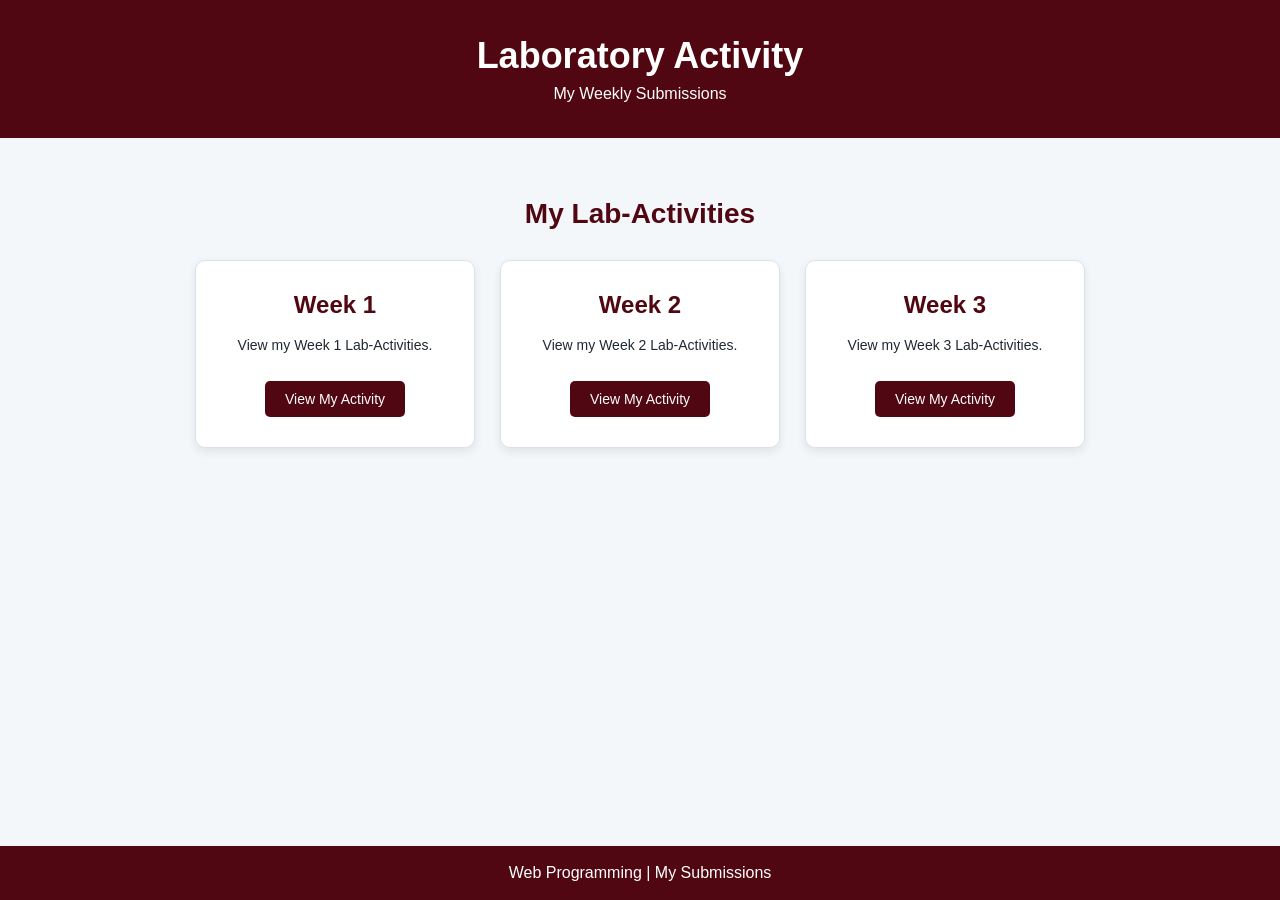
<file: index.html>
<!DOCTYPE html>
<html lang="en">
<head>
    <meta charset="UTF-8">
    <meta name="viewport" content="width=device-width, initial-scale=1.0">
    <title>Laboratory Activity</title>
    <link rel="stylesheet" href="styles.css">
</head>
<body>

    <header>
        <h1>Laboratory Activity</h1>
        <p>My Weekly Submissions</p>
    </header>

    <main>
        <h2>My Lab-Activities</h2>

        <div class="week-container">

            <div class="week-card">
                <h3>Week 1</h3>
                <p>View my Week 1 Lab-Activities.</p>
                <a href="Week1/Week1.html">View My Activity</a>
            </div>

            <div class="week-card">
                <h3>Week 2</h3>
                <p>View my Week 2 Lab-Activities.</p>
                <a href="Week2/Week2.html">View My Activity</a>
            </div>

            <div class="week-card">
                <h3>Week 3</h3>
                <p>View my Week 3 Lab-Activities.</p>
                <a href="Week3/Week3.html">View My Activity</a>
            </div>

        </div>
    </main>

    <footer>
        <p>Web Programming | My Submissions</p>
    </footer>

</body>
</html>
</file>
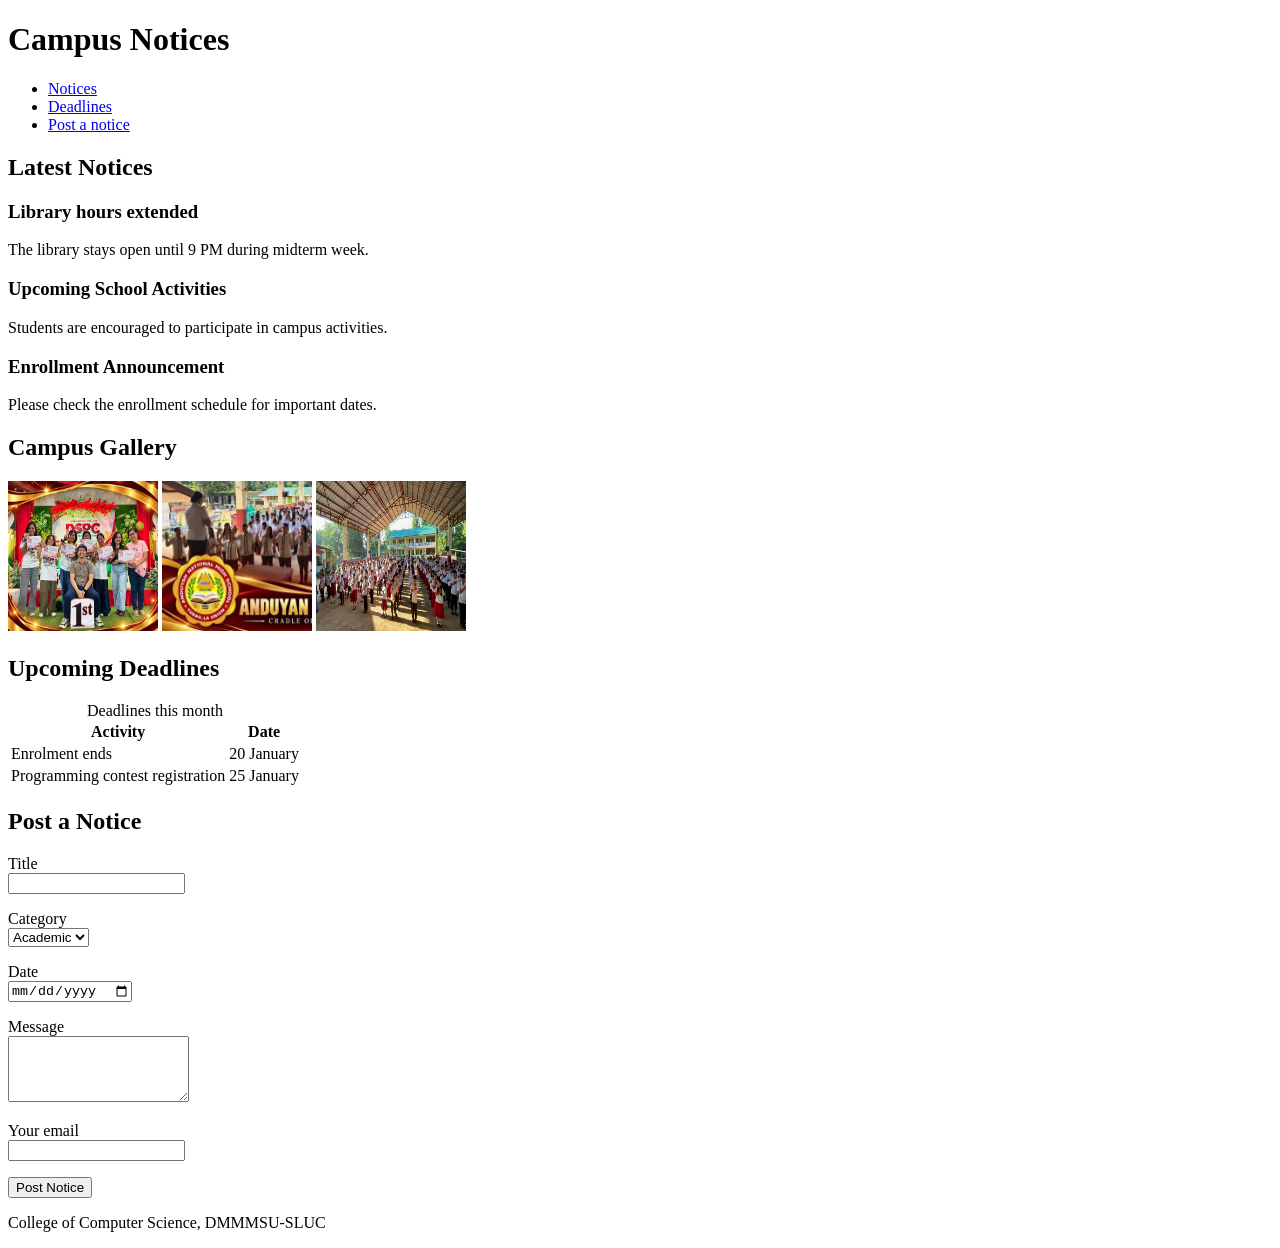
<file: Week1/Week1.html>
<!DOCTYPE html>
<html lang="en">

<head>
    <meta charset="utf-8">
    <meta name="viewport" content="width=device-width, initial-scale=1">
    <title>Campus Notices</title>
</head>

<body>

    <header>
        <h1>Campus Notices</h1>

        <nav aria-label="Main">
            <ul>
                <li><a href="#notices">Notices</a></li>
                <li><a href="#deadlines">Deadlines</a></li>
                <li><a href="#submit">Post a notice</a></li>
            </ul>
        </nav>
    </header>

    <main>

        <section id="notices">
            <h2>Latest Notices</h2>

            <article class="notice">
                <h3>Library hours extended</h3>
                <p>The library stays open until 9 PM during midterm week.</p>
            </article>

            <article class="notice">
                <h3>Upcoming School Activities</h3>
                <p>Students are encouraged to participate in campus activities.</p>
            </article>

            <article class="notice">
                <h3>Enrollment Announcement</h3>
                <p>Please check the enrollment schedule for important dates.</p>
            </article>
        </section>

        <section id="gallery">
            <h2>Campus Gallery</h2>

            <img src="EVENT.jpg"
                 alt="highschool"
                 width="150"
                 height="150">

            <img src="anhs.jpg"
                 alt="Gate"
                 width="150"
                 height="150">

            <img src="NEWW.jpg"
                 alt="comscie"
                 width="150"
                 height="150">

        </section>

        <section id="deadlines">
            <h2>Upcoming Deadlines</h2>

            <table>
                <caption>Deadlines this month</caption>

                <thead>
                    <tr>
                        <th scope="col">Activity</th>
                        <th scope="col">Date</th>
                    </tr>
                </thead>

                <tbody>
                    <tr>
                        <td>Enrolment ends</td>
                        <td>20 January</td>
                    </tr>

                    <tr>
                        <td>Programming contest registration</td>
                        <td>25 January</td>
                    </tr>
                </tbody>
            </table>
        </section>

        <section id="submit">
            <h2>Post a Notice</h2>

            <form action="#" method="post">

                <p>
                    <label for="title">Title</label><br>
                    <input type="text" id="title" name="title"
                           required maxlength="100">
                </p>

                <p>
                    <label for="category">Category</label><br>
                    <select id="category" name="category">
                        <option value="academic">Academic</option>
                        <option value="event">Event</option>
                        <option value="general">General</option>
                    </select>
                </p>

                <p>
                    <label for="date">Date</label><br>
                    <input type="date" id="date" name="date">
                </p>

                <p>
                    <label for="message">Message</label><br>
                    <textarea id="message" name="message"
                              rows="4" required></textarea>
                </p>

                <p>
                    <label for="email">Your email</label><br>
                    <input type="email" id="email" name="email" required>
                </p>

                <button type="submit">Post Notice</button>

            </form>
        </section>

    </main>

    <footer>
        <p>College of Computer Science, DMMMSU-SLUC</p>
    </footer>

</body>
</html>
</file>
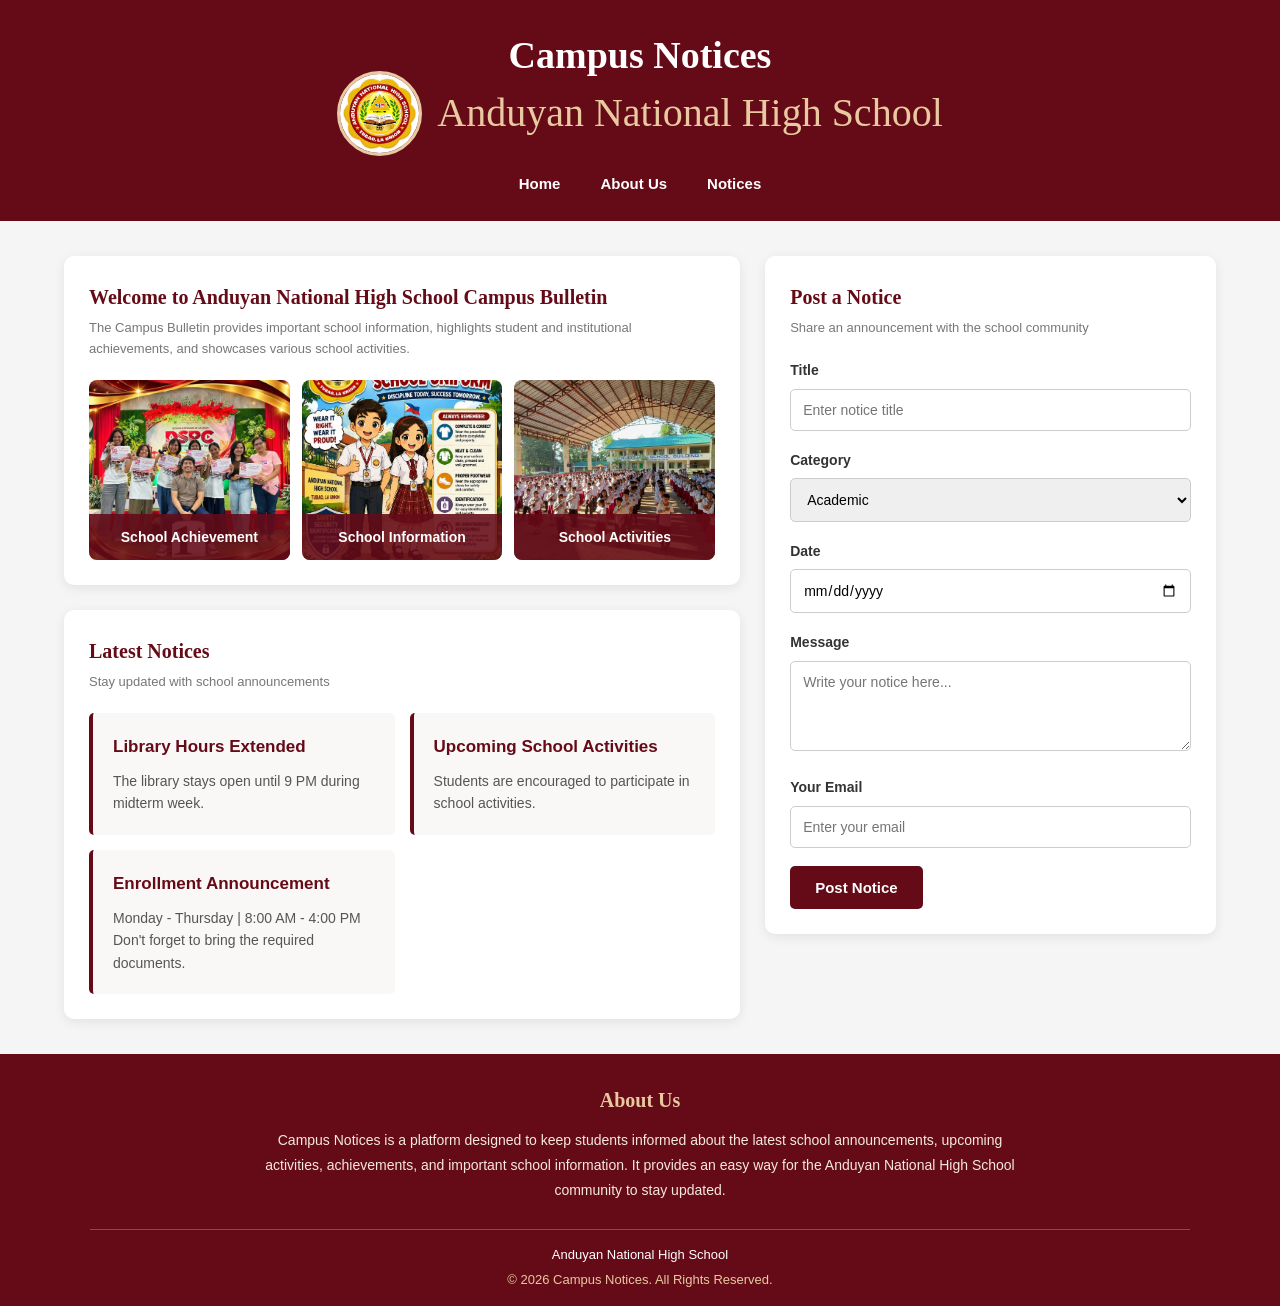
<file: Week2/Week2.html>
<!DOCTYPE html>
<html lang="en">

<head>
    <meta charset="UTF-8">
    <meta name="viewport" content="width=device-width, initial-scale=1.0">
    <title>Campus Notices</title>
    <link rel="stylesheet" href="styles.css">
</head>

<body>

    <!-- HEADER -->
    <header class="header" id="home">

        <div class="logo">
            <h1>Campus Notices</h1>

            <div class="school-brand">
                <img src="logoo.jpg" alt="Anduyan National High School Logo">
                <p>Anduyan National High School</p>
            </div>
        </div>

        <!-- NAVIGATION -->
        <nav>
            <ul>
                <li><a href="#home">Home</a></li>
                <li><a href="#about">About Us</a></li>
                <li><a href="#notices">Notices</a></li>
            </ul>
        </nav>

    </header>

    <main class="container">

        <div class="main-layout">

            <!-- LEFT SIDE -->
            <div class="left-column">

                <!-- CAMPUS GALLERY -->
                <section class="gallery-section">

                    <h2>Welcome to Anduyan National High School Campus Bulletin</h2>

                    <p class="subtitle">
                        The Campus Bulletin provides important school information,
                        highlights student and institutional achievements, and
                        showcases various school activities.
                    </p>

                    <div class="gallery">

                        <div class="gallery-item">
                            <img src="EVENT.jpg" alt="School Achievement">
                            <div class="gallery-label">School Achievement</div>
                        </div>

                        <div class="gallery-item">
                            <img src="info.jpg" alt="School Information">
                            <div class="gallery-label">School Information</div>
                        </div>

                        <div class="gallery-item">
                            <img src="NEWW.jpg" alt="School Activities">
                            <div class="gallery-label">School Activities</div>
                        </div>

                    </div>

                </section>

                <!-- LATEST NOTICES -->
                <section class="notices-section" id="notices">

                    <h2>Latest Notices</h2>
                    <p class="subtitle">Stay updated with school announcements</p>

                    <div class="notice-container">

                        <article class="notice">
                            <h3>Library Hours Extended</h3>
                            <p>The library stays open until 9 PM during midterm week.</p>
                        </article>

                        <article class="notice">
                            <h3>Upcoming School Activities</h3>
                            <p>Students are encouraged to participate in school activities.</p>
                        </article>

                        <article class="notice">
                            <h3>Enrollment Announcement</h3>
                            <p>Monday - Thursday | 8:00 AM - 4:00 PM</p>
                            <P>Don't forget to bring the required documents.</P>
                        </article>

                    </div>

                </section>

            </div>

            <!-- RIGHT SIDE -->
            <div class="right-column">

                <!-- POST A NOTICE FORM -->
                <section class="form-section" id="submit">

                    <h2>Post a Notice</h2>
                    <p class="subtitle">Share an announcement with the school community</p>

                    <form action="#" method="post">

                        <div class="form-group">
                            <label for="title">Title</label>
                            <input type="text" id="title" name="title"
                                placeholder="Enter notice title"
                                required maxlength="100">
                        </div>

                        <div class="form-group">
                            <label for="category">Category</label>
                            <select id="category" name="category">
                                <option value="academic">Academic</option>
                                <option value="event">Event</option>
                                <option value="general">General</option>
                            </select>
                        </div>

                        <div class="form-group">
                            <label for="date">Date</label>
                            <input type="date" id="date" name="date">
                        </div>

                        <div class="form-group">
                            <label for="message">Message</label>
                            <textarea id="message" name="message"
                                rows="4"
                                placeholder="Write your notice here..."
                                required></textarea>
                        </div>

                        <div class="form-group">
                            <label for="email">Your Email</label>
                            <input type="email" id="email" name="email"
                                placeholder="Enter your email"
                                required>
                        </div>

                        <button type="submit">Post Notice</button>

                    </form>

                </section>

            </div>

        </div>

    </main>

    <!-- FOOTER WITH ABOUT US -->
    <footer id="about">

        <div class="footer-about">
            <h2>About Us</h2>

            <p>
                Campus Notices is a platform designed to keep students
                informed about the latest school announcements, upcoming
                activities, achievements, and important school information.
                It provides an easy way for the Anduyan National High School
                community to stay updated.
            </p>
        </div>

        <div class="footer-bottom">
            <p>Anduyan National High School</p>
            <p>© 2026 Campus Notices. All Rights Reserved.</p>
        </div>

    </footer>

</body>
</html>
</file>
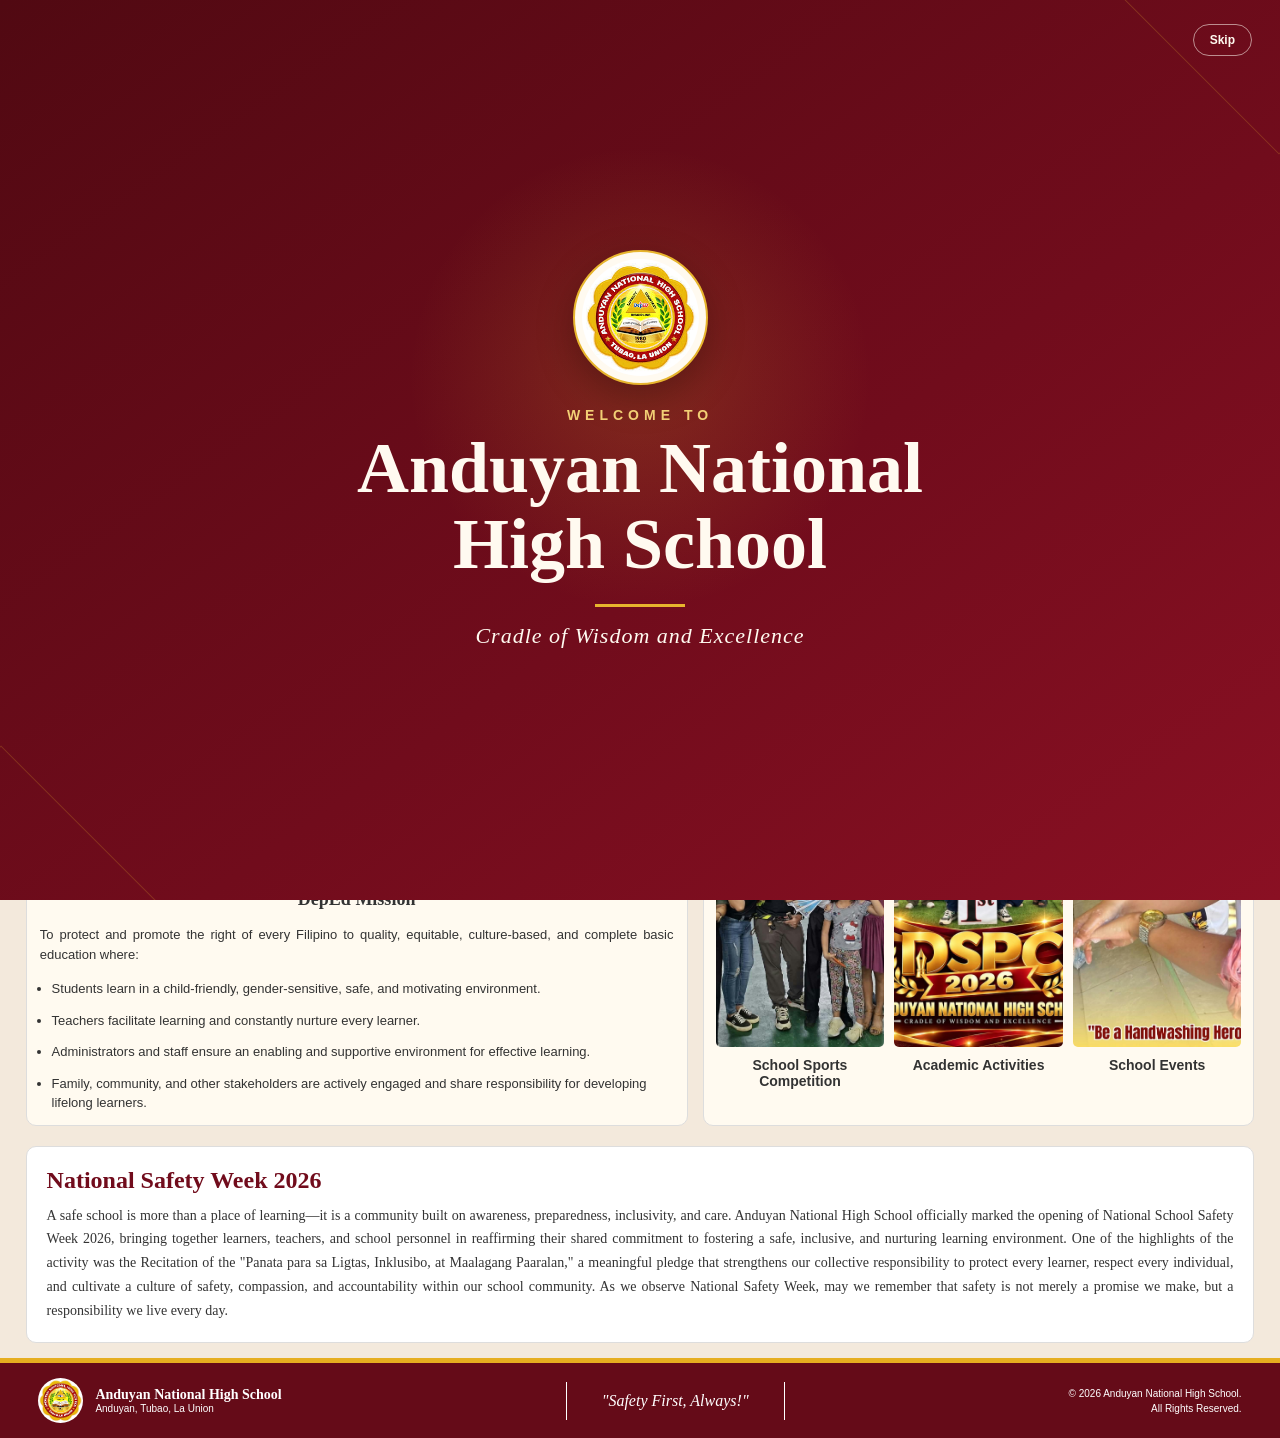
<file: Week3/Week3.html>
<!DOCTYPE html>
<html lang="en">
<head>
    <meta charset="UTF-8">
    <meta name="viewport" content="width=device-width, initial-scale=1.0">
    <title>Anduyan National High School</title>
    <link rel="stylesheet" href="styles.css">
</head>
<body>

<!-- SPLASH SCREEN -->
<div class="splash-screen" id="splashScreen" role="dialog" aria-label="Welcome to Anduyan National High School">
    <button class="splash-skip" type="button" id="skipSplash">Skip</button>
    <div class="splash-content">
        <div class="splash-logo-wrap">
            <img src="logoo.jpg" class="splash-logo" alt="Anduyan National High School seal">
        </div>
        <p class="splash-eyebrow">Welcome to</p>
        <h1>Anduyan National High School</h1>
        <div class="splash-line"></div>
        <p class="splash-motto">Cradle of Wisdom and Excellence</p>
    </div>
</div>

<div class="container">

    <!-- TOP INFORMATION BAR -->
    <div class="topbar">
        <span>Anduyan, Tubao, La Union</span>
        <span>anduyannhs@dmmmsu.edu.ph</span>
    </div>

    <!-- HEADER -->
    <header class="header">
        <img src="logoo.jpg" class="logo" alt="School Logo">

        <div class="header-text">
            <h1>Anduyan National High School</h1>
            <p>--------CRADLE OF WISDOM AND EXCELLENCE--------</p>
        </div>
    </header>

    <!-- NAVIGATION BAR -->
    <nav class="navbar">

        <div class="nav-left">
            <a href="index.html" class="active">HOME</a>
            <a href="about.html">ABOUT US</a>
            <a href="facilities.html">FACILITIES</a>
            <a href="gradelevel.html">GRADE LEVEL</a>
            <a href="contact.html">CONTACT US</a>
        </div>

        <div class="nav-right">
            <a href="#" onclick="showForm('login'); return false;">LOG IN</a>
            <a href="#" onclick="showForm('register'); return false;">REGISTRATION</a>
        </div>

    </nav>

    <!-- LOGIN AND REGISTRATION MODAL -->
    <div class="auth-overlay" id="authOverlay">

        <div class="auth-box">

            <!-- CLOSE BUTTON -->
            <button class="close-btn" onclick="closeForm()">&times;</button>

            <!-- LOGIN FORM -->
            <div id="loginForm">

                <h2>LOG IN</h2>
                <p>Welcome back to Anduyan National High School!</p>

                <form onsubmit="event.preventDefault(); alert('Login form submitted!');">

                    <label>Email Address</label>
                    <input type="email" placeholder="Enter your email" required>

                    <label>Password</label>
                    <input type="password" placeholder="Enter your password" required>

                    <button type="submit" class="auth-btn">
                        LOG IN
                    </button>

                </form>

                <p class="switch-text">
                    Don't have an account?
                    <a href="#" onclick="showForm('register'); return false;">
                        Register here
                    </a>
                </p>

            </div>

            <!-- REGISTRATION FORM -->
            <div id="registerForm">

                <h2>REGISTRATION</h2>
                <p>Create your account to get started.</p>

                <form onsubmit="event.preventDefault(); alert('Registration form submitted!');">

                    <label>Full Name</label>
                    <input type="text" placeholder="Enter your full name" required>

                    <label>Email Address</label>
                    <input type="email" placeholder="Enter your email" required>

                    <label>Password</label>
                    <input type="password" placeholder="Create password" required>

                    <label>Confirm Password</label>
                    <input type="password" placeholder="Confirm password" required>

                    <button type="submit" class="auth-btn">
                        REGISTER
                    </button>

                </form>

                <p class="switch-text">
                    Already have an account?
                    <a href="#" onclick="showForm('login'); return false;">
                        Log in here
                    </a>
                </p>

            </div>

        </div>

    </div>

    <!-- MAIN CONTENT -->
    <main class="main-content">

        <!-- SCHOOL BANNER -->
        <section class="hero">
            <img src="anhs.jpg" alt="Anduyan National High School">
            <div class="hero-overlay"></div>
        </section>

        <!-- RIGHT SIDEBAR -->
        <aside class="sidebar">

            <!-- ANNOUNCEMENT -->
            <div class="side-card">

                <h3>ANNOUNCEMENT</h3>

                <div class="side-content">

                    <h4>ENROLLMENT IS NOW OPEN!</h4>

                    <p>
                        Anduyan National High School officially opens
                        its doors for School Year 2026-2027!
                    </p>

                    <p>
                        Be part of a school that nurtures wisdom and excellence.
                    </p>

                    <h4>ENROLLMENT SCHEDULE:</h4>

                    <p>
                        Monday - Thursday | 8:00 AM - 4:00 PM
                    </p>

                    <p>
                        Don't forget to bring the required documents.
                    </p>

                    <p>
                        We can't wait to welcome you back to school!
                    </p>

                </div>

            </div>

           
            <div class="side-card">

                <h3>MESSAGE</h3>

                <div class="side-content">

                    <p>
                        Together, let's promote a safe and
                        supportive learning environment!
                    </p>

                    <p class="signature">- Anduyan NHS</p>

                </div>

            </div>

        </aside>

    </main>

    <!-- BOTTOM SECTION -->
    <section class="bottom-section">

        <!-- MISSION AND VISION -->
        <div class="bottom-card priority">

            <h3>MISSION AND VISION</h3>

            <div class="vision">

                <h5>DepEd Vision</h5>

                <p>
                    We dream of Filipinos who passionately love their country
                    and whose values and competencies enable them to realize
                    their full potential and contribute meaningfully to
                    building the nation.
                </p>

                <p>
                    As a learner-centered public institution, the Department
                    of Education continuously improves itself to better
                    serve its stakeholders.
                </p>

            </div>

            <div class="mission">

                <h5>DepEd Mission</h5>

                <p>
                    To protect and promote the right of every Filipino to
                    quality, equitable, culture-based, and complete basic
                    education where:
                </p>

                <ul>
                    <li>
                        Students learn in a child-friendly, gender-sensitive,
                        safe, and motivating environment.
                    </li>

                    <li>
                        Teachers facilitate learning and constantly nurture
                        every learner.
                    </li>

                    <li>
                        Administrators and staff ensure an enabling and
                        supportive environment for effective learning.
                    </li>

                    <li>
                        Family, community, and other stakeholders are actively
                        engaged and share responsibility for developing
                        lifelong learners.
                    </li>
                </ul>

            </div>

        </div>

        <!-- SCHOOL HIGHLIGHTS -->
        <div class="bottom-card highlights">

            <h3>SCHOOL HIGHLIGHTS</h3>

            <div class="highlight-images">

                <div>
                    <img src="SPORTS.jpg" alt="School Sports">
                    <p>School Sports Competition</p>
                </div>

                <div>
                    <img src="EVENT.jpg" alt="Academic Activities">
                    <p>Academic Activities</p>
                </div>

                <div>
                    <img src="ACTIVITY.jpg" alt="School Events">
                    <p>School Events</p>
                </div>

            </div>

        </div>

    </section>

    <!-- ANNOUNCEMENT DETAILS -->
    <section class="announcement-details">

        <h2>National Safety Week 2026</h2>

        <p>
            A safe school is more than a place of learning—it is a
            community built on awareness, preparedness, inclusivity,
            and care. Anduyan National High School officially marked
            the opening of National School Safety Week 2026, bringing
            together learners, teachers, and school personnel in
            reaffirming their shared commitment to fostering a safe,
            inclusive, and nurturing learning environment.

            One of the highlights of the activity was the Recitation
            of the "Panata para sa Ligtas, Inklusibo, at Maalagang
            Paaralan," a meaningful pledge that strengthens our
            collective responsibility to protect every learner,
            respect every individual, and cultivate a culture of
            safety, compassion, and accountability within our
            school community.

            As we observe National Safety Week, may we remember
            that safety is not merely a promise we make, but a
            responsibility we live every day.
        </p>

    </section>

    <!-- FOOTER -->
    <footer class="footer">

        <div class="footer-school">

            <img src="logoo.jpg" alt="School Logo">

            <div>
                <h4>Anduyan National High School</h4>
                <p>Anduyan, Tubao, La Union</p>
            </div>

        </div>

        <div class="footer-motto">
            "Safety First, Always!"
        </div>

        <div class="copyright">
            © 2026 Anduyan National High School.
            <p>All Rights Reserved.</p>
        </div>

    </footer>

</div>

<!-- CONNECT JAVASCRIPT FILE -->
<script src="app.js"></script>

</body>
</html>
</file>
<file: styles.css>
* {
    box-sizing: border-box;
    margin: 0;
    padding: 0;
}

body {
    font-family: Arial, sans-serif;
    background: #f4f7fa;
    color: #1f2933;
    min-height: 100vh;
    display: flex;
    flex-direction: column;
}

/* HEADER */
header {
    background: #510711;
    color: white;
    text-align: center;
    padding: 35px 20px;
}

header h1 {
    font-size: 36px;
    margin-bottom: 8px;
}

header p {
    font-size: 16px;
}

/* MAIN */
main {
    flex: 1;
    width: 100%;
    max-width: 1000px;
    margin: 60px auto;
    padding: 0 20px;
    text-align: center;
}

main h2 {
    font-size: 28px;
    margin-bottom: 30px;
    color: #510711;
}

/* WEEK CARDS */
.week-container {
    display: flex;
    justify-content: center;
    align-items: stretch;
    gap: 25px;
    flex-wrap: wrap;
}

.week-card {
    background: white;
    width: 280px;
    padding: 30px 20px;
    border: 1px solid #d9e2ec;
    border-radius: 10px;
    box-shadow: 0 4px 10px rgba(0, 0, 0, 0.08);
    transition: 0.3s;
}

.week-card:hover {
    transform: translateY(-5px);
    box-shadow: 0 8px 18px rgba(0, 0, 0, 0.12);
}

.week-card h3 {
    color: #510711;
    font-size: 24px;
    margin-bottom: 15px;
}

.week-card p {
    font-size: 14px;
    line-height: 1.6;
    margin-bottom: 25px;
}

/* BUTTON */
.week-card a {
    display: inline-block;
    background: #510711;
    color: white;
    text-decoration: none;
    padding: 10px 20px;
    border-radius: 5px;
    font-size: 14px;
}

.week-card a:hover {
    background: #510711;
}

/* FOOTER */
footer {
    background: #510711;
    color: white;
    text-align: center;
    padding: 18px;
    margin-top: auto;
}

/* RESPONSIVE */
@media (max-width: 600px) {
    header h1 {
        font-size: 28px;
    }

    .week-container {
        flex-direction: column;
        align-items: center;
    }

    .week-card {
        width: 100%;
        max-width: 350px;
    }
}
</file>
<file: Week2/styles.css>
/* GENERAL SETTINGS */
* {
    margin: 0;
    padding: 0;
    box-sizing: border-box;
}

html {
    scroll-behavior: smooth;
}

body {
    font-family: Arial, sans-serif;
    background-color: #f5f5f5;
    color: #333;
    line-height: 1.6;
}

/* HEADER */
.header {
    background-color: #650b18;
    color: white;
    padding: 25px 7%;
    text-align: center;
}

.logo {
    text-align: center;
    margin-bottom: 15px;
}

.logo h1 {
    font-size: 38px;
    color: white;
    font-family: 'Times New Roman', Times, serif;
    margin-bottom: -20px;
}

/* SCHOOL BRAND NEWW */
.school-brand {
    display: flex;
    justify-content: center;
    align-items: center;
    gap: 15px;
    margin-top: 5px;
}

.school-brand img {
    width: 85px;
    height: 85px;
    object-fit: contain;
    border-radius: 50%;
    border: 3px solid #e8c9a0;
}

.school-brand p {
    font-size: 40px;
    color: #e8c9a0;
    font-family: 'Times New Roman', Times, serif;
}

/* NAVIGATION */
nav {
    display: flex;
    justify-content: center;
}

nav ul {
    display: flex;
    list-style: none;
    gap: 40px;
}

nav a {
    text-decoration: none;
    color: white;
    font-size: 15px;
    font-weight: bold;
    transition: 0.3s;
}

nav a:hover {
    color: #e8b64a;
}

/* MAIN CONTAINER */
.container {
    width: 90%;
    max-width: 1250px;
    margin: 35px auto;
}

/* TWO-COLUMN LAYOUT */
.main-layout {
    display: grid;
    grid-template-columns: 1.5fr 1fr;
    gap: 25px;
    align-items: start;
}

.left-column,
.right-column {
    display: flex;
    flex-direction: column;
    gap: 25px;
}

/* SECTION DESIGN */
.gallery-section,
.deadlines-section,
.notices-section,
.form-section {
    background-color: white;
    padding: 25px;
    border-radius: 10px;
    box-shadow: 0 3px 12px rgba(0, 0, 0, 0.08);
}

h2 {
    color: #650b18;
    margin-bottom: 5px;
    font-size: 20px;
    font-family: 'Times New Roman', Times, serif;
}

.subtitle {
    color: #777;
    font-size: 13px;
    margin-bottom: 20px;
}

/* CAMPUS GALLERY */
.gallery {
    display: grid;
    grid-template-columns: repeat(3, 1fr);
    gap: 12px;
}

.gallery-item {
    position: relative;
    overflow: hidden;
    border-radius: 8px;
    height: 180px;
}

.gallery-item img {
    width: 100%;
    height: 100%;
    object-fit: cover;
    transition: transform 0.3s;
}

.gallery-item img:hover {
    transform: scale(1.08);
}

/* IMAGE LABEL */
.gallery-label {
    position: absolute;
    bottom: 0;
    left: 0;
    width: 100%;
    padding: 12px;
    background: rgba(101, 11, 24, 0.88);
    color: white;
    text-align: center;
    font-size: 14px;
    font-weight: bold;
}

/* DEADLINES TABLE */
table {
    width: 100%;
    border-collapse: collapse;
    margin-top: 10px;
}

caption {
    text-align: left;
    padding: 10px 0;
    font-weight: bold;
    color: #650b18;
}

th {
    background-color: #650b18;
    color: white;
    text-align: left;
    padding: 13px;
}

td {
    padding: 15px 13px;
    border-bottom: 1px solid #ddd;
    font-size: 14px;
}

tbody tr:hover {
    background-color: #fff5e6;
}

/* LATEST NOTICES */
.notice-container {
    display: grid;
    grid-template-columns: repeat(2, 1fr);
    gap: 15px;
}

.notice {
    background-color: #faf7f7;
    border-left: 4px solid #650b18;
    padding: 20px;
    border-radius: 5px;
}

.notice h3 {
    color: #650b18;
    font-size: 17px;
    margin-bottom: 10px;
}

.notice p {
    font-size: 14px;
    color: #555;
}

/* POST NOTICE FORM */
.form-group {
    margin-bottom: 18px;
}

label {
    display: block;
    font-weight: bold;
    margin-bottom: 7px;
    font-size: 14px;
}

input,
select,
textarea {
    width: 100%;
    padding: 12px;
    border: 1px solid #ccc;
    border-radius: 5px;
    font-family: Arial, sans-serif;
    font-size: 14px;
}

input:focus,
select:focus,
textarea:focus {
    outline: none;
    border-color: #650b18;
}

textarea {
    resize: vertical;
}

/* BUTTON */
button {
    background-color: #650b18;
    color: white;
    padding: 13px 25px;
    border: none;
    border-radius: 5px;
    cursor: pointer;
    font-size: 15px;
    font-weight: bold;
    transition: 0.3s;
}

button:hover {
    background-color: #8b1729;
}

/* FOOTER */
footer {
    background-color: #650b18;
    color: white;
    padding: 30px 7% 15px;
    text-align: center;
}

.footer-about {
    max-width: 750px;
    margin: 0 auto 25px;
}

.footer-about h2 {
    color: #e8c9a0;
    margin-bottom: 12px;
}

.footer-about p {
    font-size: 14px;
    line-height: 1.8;
    color: #f5e8e0;
}

.footer-bottom {
    border-top: 1px solid rgba(255, 255, 255, 0.25);
    padding-top: 15px;
    font-size: 13px;
}

.footer-bottom p + p {
    color: #e8c9a0;
    margin-top: 5px;
}

/* RESPONSIVE DESIGN */
@media (max-width: 768px) {

    .header {
        padding: 22px 5%;
    }

    .logo h1 {
        font-size: 26px;
    }

    .school-brand p {
        font-size: 25px;
    }

    .school-brand img {
        width: 65px;
        height: 65px;
    }

    nav ul {
        gap: 20px;
        flex-wrap: wrap;
    }

    .main-layout {
        grid-template-columns: 1fr;
    }

    .notice-container {
        grid-template-columns: 1fr;
    }

    .gallery-item {
        height: 130px;
    }
}

/* MOBILE DESIGN */
@media (max-width: 480px) {

    .gallery {
        grid-template-columns: 1fr;
    }

    .gallery-item {
        height: 200px;
    }

    .container {
        width: 94%;
    }

    .gallery-section,
    .deadlines-section,
    .notices-section,
    .form-section {
        padding: 18px;
    }

    nav ul {
        gap: 15px;
    }

    .school-brand {
        gap: 8px;
    }

    .school-brand p {
        font-size: 19px;
    }
}
</file>
<file: Week3/styles.css>
/* GENERAL */
* {
    margin: 0;
    padding: 0;
    box-sizing: border-box;
}

body {
    font-family: Arial, sans-serif;
    background: #f3e9dc;
    color: #333;
}

/* SPLASH SCREEN */
.splash-screen {
    position: fixed;
    inset: 0;
    z-index: 10000;
    display: flex;
    align-items: center;
    justify-content: center;
    overflow: hidden;
    background:
        radial-gradient(circle at 50% 42%, rgba(231, 181, 46, 0.18), transparent 28%),
        linear-gradient(145deg, #510912 0%, #710c1c 58%, #8a1023 100%);
    color: #fffaf0;
    transition: opacity 0.7s ease, visibility 0.7s ease;
}

.splash-screen::before,
.splash-screen::after {
    content: "";
    position: absolute;
    width: 300px;
    height: 300px;
    border: 1px solid rgba(231, 181, 46, 0.22);
    transform: rotate(45deg);
}

.splash-screen::before {
    top: -210px;
    right: -150px;
}

.splash-screen::after {
    bottom: -210px;
    left: -150px;
}

.splash-screen.is-hidden {
    opacity: 0;
    visibility: hidden;
    pointer-events: none;
}

.splash-content {
    position: relative;
    z-index: 1;
    width: min(90%, 680px);
    text-align: center;
    animation: splashReveal 0.9s ease both;
}

.splash-logo-wrap {
    width: 135px;
    height: 135px;
    margin: 0 auto 22px;
    padding: 7px;
    border: 2px solid #e7b52e;
    border-radius: 50%;
    background: #fffaf0;
    box-shadow: 0 12px 35px rgba(32, 0, 5, 0.35);
}

.splash-logo {
    width: 100%;
    height: 100%;
    display: block;
    border-radius: 50%;
    object-fit: cover;
}

.splash-eyebrow {
    margin-bottom: 8px;
    color: #f2cf75;
    font-size: 14px;
    font-weight: bold;
    letter-spacing: 5px;
    text-transform: uppercase;
}

.splash-content h1 {
    font-family: "Times New Roman", serif;
    font-size: clamp(38px, 7vw, 72px);
    line-height: 1.05;
}

.splash-line {
    width: 90px;
    height: 3px;
    margin: 22px auto 16px;
    background: #e7b52e;
}

.splash-motto {
    font-family: "Times New Roman", serif;
    font-size: clamp(16px, 2.2vw, 22px);
    font-style: italic;
    letter-spacing: 1px;
}

.splash-skip {
    position: absolute;
    z-index: 2;
    top: 24px;
    right: 28px;
    border: 1px solid rgba(255, 250, 240, 0.55);
    border-radius: 999px;
    background: transparent;
    color: #fffaf0;
    padding: 8px 16px;
    font-size: 12px;
    font-weight: bold;
    cursor: pointer;
}

.splash-skip:hover,
.splash-skip:focus-visible {
    border-color: #e7b52e;
    background: #e7b52e;
    color: #650b18;
    outline: none;
}

@keyframes splashReveal {
    from {
        opacity: 0;
        transform: translateY(18px) scale(0.97);
    }
    to {
        opacity: 1;
        transform: translateY(0) scale(1);
    }
}

@media (prefers-reduced-motion: reduce) {
    .splash-screen,
    .splash-content {
        transition: none;
        animation: none;
    }
}

.container {
    width: 100%;
    margin: auto;
}


/* TOP BAR */
.topbar {
    background: #650b18;
    color: white;
    padding: 9px 3%;
    display: flex;
    justify-content: space-between;
    font-size: 12px;
}


/* HEADER */
.header {
    background: #f6ead5;
    min-height: 115px;
    display: flex;
    align-items: center;
    padding: 12px 5%;
    gap: 20px;
    border-bottom: 4px solid #e7b52e;
}

.logo {
    width: 95px;
    height: 95px;
    object-fit: contain;
    border-radius: 50%;
    
}

.header-text {
    flex: 1;
}

.header-text h1 {
    font-family: 'Times New Roman', serif;
    font-size: 38px;
    color: #650b18;
    text-align: center;
    text-shadow: -9px 0px 7px rgba(116,29,7,0.69);
}

.header-text p {
    font-family: 'Times New Roman', serif;
    font-style: italic;
    font-size: 14px;
    margin-top: 5px;
    text-align: center;
}


/* NAVIGATION BAR */
.navbar {
    background: #710c1c;
    display: flex;
    align-items: center;
    justify-content: space-between;
    padding: 0 2%;
    min-height: 45px;
    gap: 5px;
}

.nav-left {
    display: flex;
    align-items: center;
    gap: 5px;
}

.nav-right {
    display: flex;
    align-items: center;
    margin-left: auto;
}

.navbar a {
    display: block;
    color: white;
    padding: 14px 18px;
    font-size: 12px;
    font-weight: bold;
    text-decoration: none;
    cursor: pointer;
}

.navbar a:hover {
    background: #e6ae20;
    color: #650b18;
}

.navbar .active {
    background: #e6ae20;
    color: #650b18;
}


/* LOGIN AND REGISTRATION OVERLAY */
.auth-overlay {
    display: none;
    position: fixed;
    z-index: 9999;
    top: 0;
    left: 0;
    width: 100%;
    height: 100%;
    background: rgba(0, 0, 0, 0.6);

    justify-content: center;
    align-items: center;

    padding: 15px;
    overflow-y: auto;
}


/* LOGIN AND REGISTRATION BOX */
.auth-box {
    position: relative;
    background: #fffaf0;
    width: 100%;
    max-width: 400px;
    padding: 30px;
    border-radius: 10px;
    box-shadow: 0 5px 20px rgba(0, 0, 0, 0.3);
    margin: auto;
}

.auth-box h2 {
    text-align: center;
    color: #710c1c;
    font-family: 'Times New Roman', serif;
    margin-bottom: 10px;
}

.auth-box p {
    text-align: center;
    font-size: 12px;
    margin-bottom: 20px;
}


/* CLOSE BUTTON */
.close-btn {
    position: absolute;
    top: 8px;
    right: 15px;
    border: none;
    background: none;
    color: #650b18;
    font-size: 28px;
    cursor: pointer;
}

.close-btn:hover {
    color: #e6ae20;
}


/* FORM INPUTS */
.auth-box label {
    display: block;
    font-size: 13px;
    font-weight: bold;
    margin-bottom: 5px;
    color: #650b18;
}

.auth-box input {
    width: 100%;
    padding: 11px;
    margin-bottom: 15px;
    border: 1px solid #ccc;
    border-radius: 5px;
    outline: none;
    font-size: 13px;
}

.auth-box input:focus {
    border-color: #710c1c;
    box-shadow: 0 0 4px rgba(113, 12, 28, 0.2);
}


/* LOGIN AND REGISTER BUTTON */
.auth-btn {
    width: 100%;
    padding: 12px;
    background: #710c1c;
    color: white;
    border: none;
    border-radius: 5px;
    font-weight: bold;
    cursor: pointer;
    transition: 0.3s;
}

.auth-btn:hover {
    background: #e6ae20;
    color: #650b18;
}


/* SWITCH LOGIN AND REGISTRATION */
.switch-text {
    margin-top: 18px;
}

.switch-text a {
    color: #710c1c;
    font-weight: bold;
    text-decoration: none;
}

.switch-text a:hover {
    text-decoration: underline;
}


/* HIDE REGISTRATION FORM BY DEFAULT */
#registerForm {
    display: none;
}


/* MAIN CONTENT */
.main-content {
    display: grid;
    grid-template-columns: 3fr 1.3fr;
    gap: 15px;
    padding: 15px 2%;
}


/* SCHOOL BANNER */
.hero {
    position: relative;
    height: 420px;
    overflow: hidden;
    border-radius: 10px;
    border: 2px solid #ddd;
}

.hero > img {
    width: 100%;
    height: 100%;
    object-fit: cover;
}

.hero-overlay {
    position: absolute;
    bottom: 0;
    left: 0;
    width: 100%;
    min-height: 85px;
    background: linear-gradient(
        transparent,
        rgba(101, 11, 24, 0.95)
    );
    padding: 15px;
}


/* RIGHT SIDEBAR */
.sidebar {
    display: flex;
    flex-direction: column;
    gap: 12px;
    width: 100%;
}

.side-card {
    width: 100%;
    min-height: 180px;
    background: white;
    border: 1px solid #ddd;
    border-radius: 10px;
    overflow: hidden;
}

.side-card h3 {
    background: #710c1c;
    color: white;
    padding: 10px;
    font-size: 13px;
}

.side-content {
    padding: 12px;
}

.side-content h4 {
    color: #650b18;
    font-size: 13px;
    margin-bottom: 7px;
    font-family: 'Times New Roman', Times, serif;
}

.side-content p {
    font-size: 10px;
    line-height: 1.5;
    margin-bottom: 10px;
}

.signature {
    text-align: right;
    margin-top: 8px;
    font-style: italic;
}


/* BOTTOM SECTION */
.bottom-section {
    display: grid;
    grid-template-columns: 1.2fr 1fr;
    gap: 15px;
    padding: 0 2% 15px;
}

.bottom-card {
    background: #fffaf0;
    border: 1px solid #ddd;
    border-radius: 10px;
    overflow: hidden;
    min-height: 165px;
}

.bottom-card h3 {
    background: #710c1c;
    color: white;
    font-size: 13px;
    padding: 10px;
    text-align: center;
}


/* MISSION AND VISION */
.priority h3 {
    margin-bottom: 25px;
}

.priority h5 {
    margin-bottom: 15px;
    font-size: 18px;
    font-family: 'Times New Roman', Times, serif;
    text-align: center;
}

.priority p {
    text-align: justify;
    font-size: 13px;
    line-height: 1.5;
    margin: 5px 2% 15px;
}

.priority ul {
    padding-left: 25px;
    margin-top: 10px;
    font-size: 13px;
    line-height: 1.5;
}

.priority li {
    margin-bottom: 12px;
    line-height: 1.5;
    font-size: 13px;
}

.vision {
    margin-bottom: 30px;
}

.mission {
    margin-top: 20px;
}


/* SCHOOL HIGHLIGHTS */
.highlight-images {
    display: grid;
    grid-template-columns: repeat(3, 1fr);
    gap: 10px;
    padding: 12px;
}

.highlight-images img {
    width: 100%;
    height: 330px;
    object-fit: cover;
    border-radius: 5px;
}

.highlight-images p {
    text-align: center;
    font-size: 14px;
    font-weight: bold;
    margin-top: 6px;
}


/* ANNOUNCEMENT DETAILS */
.announcement-details {
    background: white;
    margin: 5px 2% 15px;
    padding: 20px;
    border-radius: 10px;
    border: 1px solid #ddd;
}

.announcement-details h2 {
    color: #710c1c;
    font-family: 'Times New Roman', serif;
    margin-bottom: 10px;
}

.announcement-details p {
    text-align: justify;
    font-size: 14px;
    line-height: 1.7;
    font-family: 'Times New Roman', Times, serif;
}


/* FOOTER */
.footer {
    background: #650b18;
    color: white;
    border-top: 5px solid #e6ae20;
    padding: 15px 3%;
    display: flex;
    align-items: center;
    justify-content: space-between;
}

.footer-school {
    display: flex;
    align-items: center;
    gap: 12px;
}

.footer-school img {
    width: 45px;
    height: 45px;
    object-fit: contain;
    border-radius: 50%;
}

.footer-school h4 {
    font-family: 'Times New Roman', serif;
    font-size: 14px;
}

.footer-school p,
.copyright {
    font-size: 10px;
}

.footer-motto {
    font-family: 'Times New Roman', serif;
    font-style: italic;
    border-left: 1px solid white;
    border-right: 1px solid white;
    padding: 10px 35px;
}

.copyright {
    text-align: right;
    line-height: 1.5;
}


/* RESPONSIVE DESIGN */
@media (max-width: 768px) {

    .topbar {
        flex-direction: column;
        gap: 5px;
        text-align: center;
    }

    .header {
        justify-content: center;
        text-align: center;
        flex-direction: column;
    }

    .header-text h1 {
        font-size: 25px;
    }

    .navbar {
        flex-direction: column;
        justify-content: center;
        padding: 5px;
    }

    .nav-left,
    .nav-right {
        justify-content: center;
        flex-wrap: wrap;
    }

    .nav-right {
        margin-left: 0;
    }

    .navbar a {
        padding: 12px 8px;
        font-size: 10px;
    }

    .main-content {
        grid-template-columns: 1fr;
    }

    .sidebar {
        margin-top: 0;
    }

    .hero {
        height: 250px;
    }

    .hero-overlay h2 {
        font-size: 17px;
    }

    .bottom-section {
        grid-template-columns: 1fr;
    }

    .footer {
        flex-direction: column;
        gap: 15px;
        text-align: center;
    }

    .footer-motto {
        border: none;
    }

    .copyright {
        text-align: center;
    }

    .auth-box {
        max-width: 350px;
        padding: 25px;
    }

}


/* SMALL SCREENS */
@media (max-width: 480px) {

    .hero {
        height: 200px;
    }

    .hero-logo {
        width: 55px;
        height: 55px;
    }

    .hero-overlay h2 {
        font-size: 14px;
    }

    .hero-overlay p {
        font-size: 10px;
    }

    .highlight-images {
        grid-template-columns: 1fr;
    }

    .highlight-images img {
        height: 180px;
    }

    .auth-box {
        padding: 25px 20px;
    }

}
</file>
